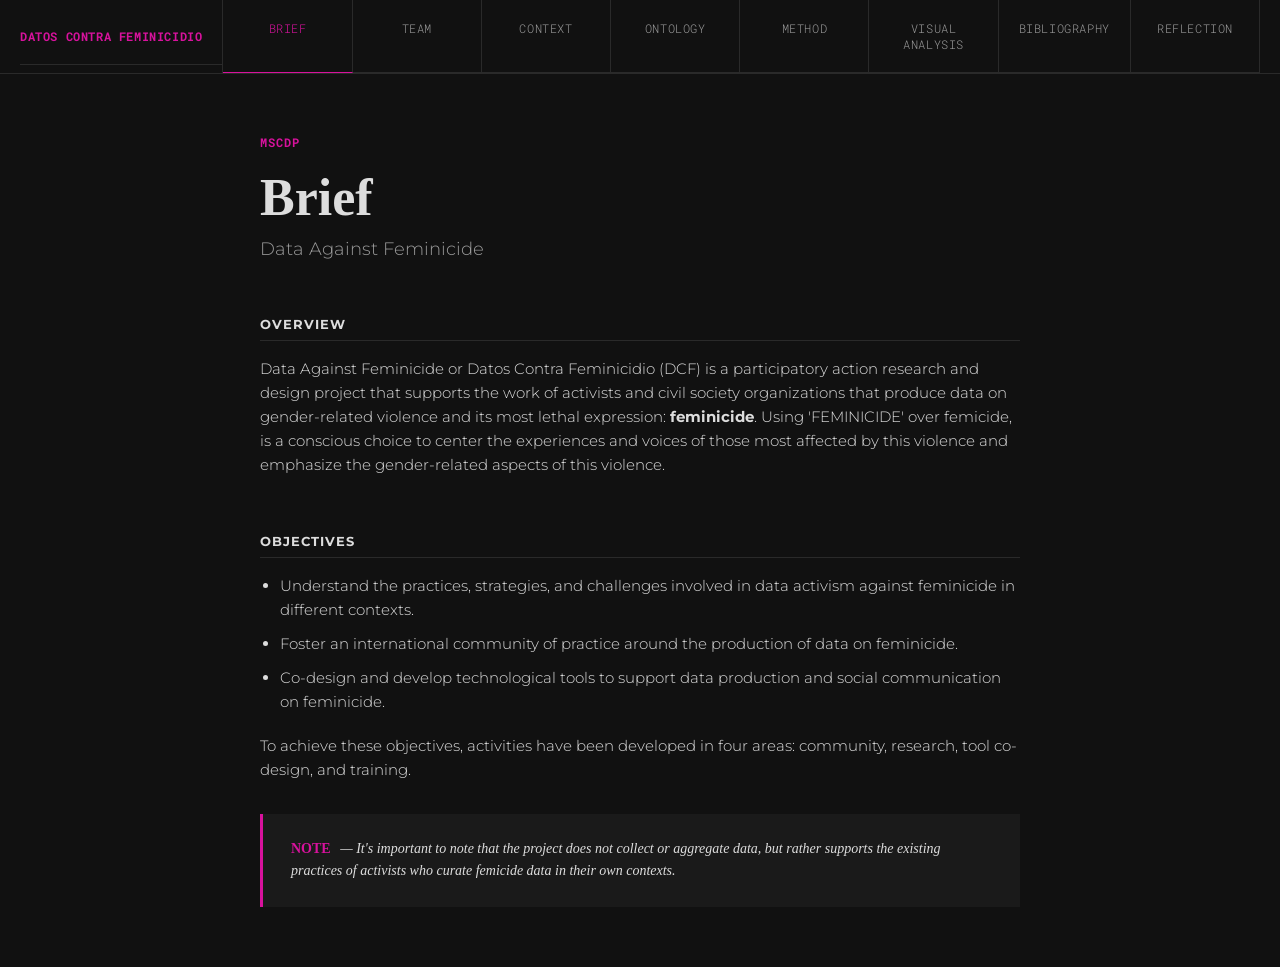
<file: index.html>
<!DOCTYPE html>
<html lang="en">
<head>                               <!-- Page metadata (not visible on the page) -->
    <meta charset="UTF-8">             <!-- Sets character encoding for special characters -->
    <meta name="viewport" content="width=device-width, initial-scale=1.0">  <!-- Makes layout responsive on mobile -->
    <title>Data Against Feminicide — Brief</title>  <!-- Title shown in the browser tab -->
    <link href="https://fonts.googleapis.com/css2?family=Montserrat:wght@300;400;700&family=Roboto+Mono:wght@400;700&display=swap" rel="stylesheet">  <!-- Load Google Fonts (Montserrat + Roboto Mono) -->
    <link rel="stylesheet" href="style.css">  <!-- Link to our CSS file for styling -->
</head>
<body>
    <!-- Header -->
    <header>
        <div class="left">Datos Contra Feminicidio</div>  <!-- Left side of header with institution name -->
        <nav class="right">                      <!-- Right side navigation between the site's pages -->
            <a href="index.html" class="active" aria-current="page">Brief</a>  <!-- class="active" highlights this tab; aria-current tells screen readers it's the current page -->
            <a href="team.html">Team</a>
            <a href="context.html">Context</a>
            <a href="ontology.html">Ontology</a>
            <a href="method.html">Method</a>
            <a href="visual-analysis.html">Visual Analysis</a>
            <a href="bibliography.html">Bibliography</a>
            <a href="reflection.html">Reflection</a>
        </nav>
    </header>

    <main>
        <!-- Page intro -->
        <div class="project-meta">MSCDP</div>          <!-- Project year -->
        <div class="project-title">Brief</div>        <!-- Main page heading -->
        <div class="project-subtitle">Data Against Feminicide</div>  <!-- Page subheading -->

        <!-- Overview -->
        <div class="section-title">Overview</div>
        <p class="body-text">Data Against Feminicide or Datos Contra Feminicidio (DCF) is a participatory action research and design project that supports the work of activists and civil society organizations that produce data on gender-related violence and its most lethal expression: <b>feminicide</b>.
        Using 'FEMINICIDE' over femicide, is a conscious choice to center the experiences and voices of those most affected by this violence and emphasize the gender-related aspects of this violence.</p>

        <!-- Objectives -->
        <div class="section-title">Objectives</div>
        <ul class="objectives-list">  <!-- The project's three key objectives -->
            <li>Understand the practices, strategies, and challenges involved in data activism against feminicide in different contexts.</li>
            <li>Foster an international community of practice around the production of data on feminicide.</li>
            <li>Co-design and develop technological tools to support data production and social communication on feminicide.</li>
        </ul>
        <p class="body-text">To achieve these objectives, activities have been developed in four areas: community, research, tool co-design, and training.</p>
        <div class="callout"><span class="callout-label">Note</span> — It's important to note that the project does not collect or aggregate data, but rather supports the existing practices of activists who curate femicide data in their own contexts.</div>
    </main>

    <script src="script.js"></script>  <!-- Link to our JS file (currently just a hook for future use) -->
</body>
</html>
</file>
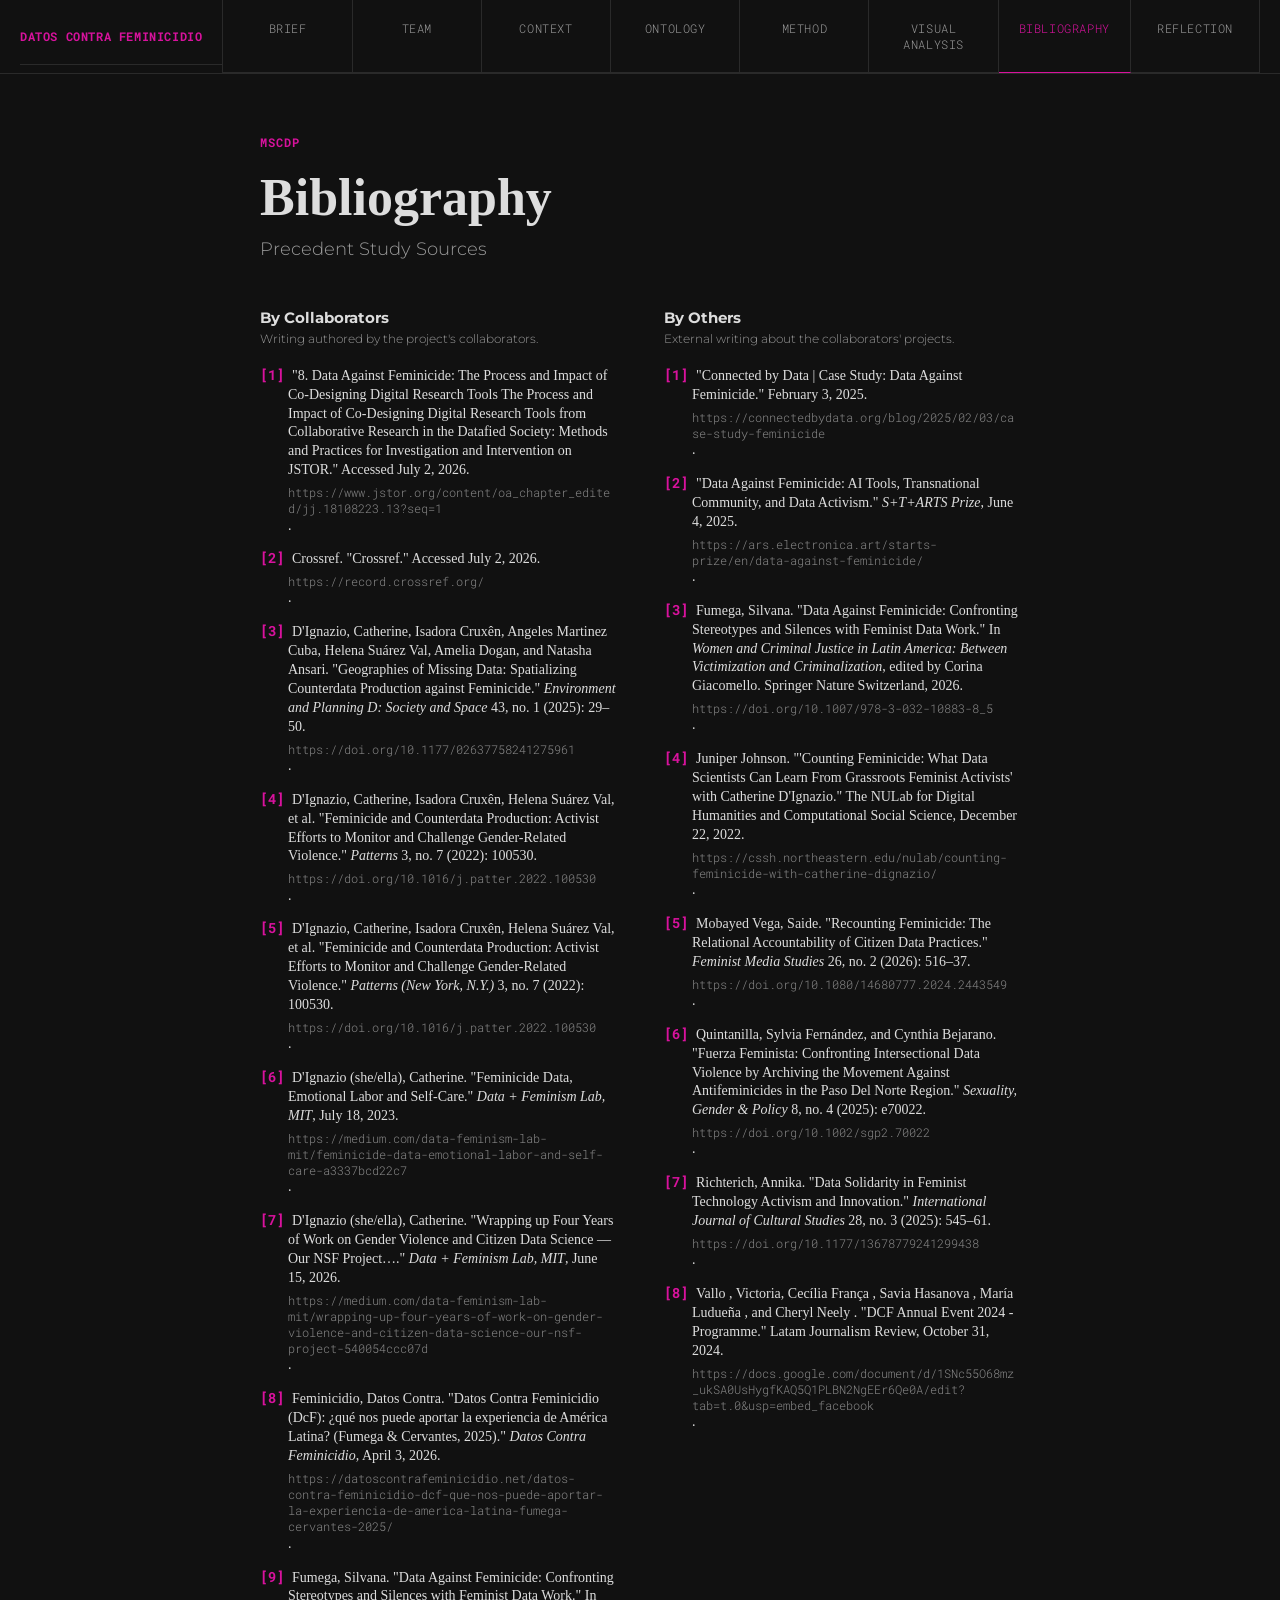
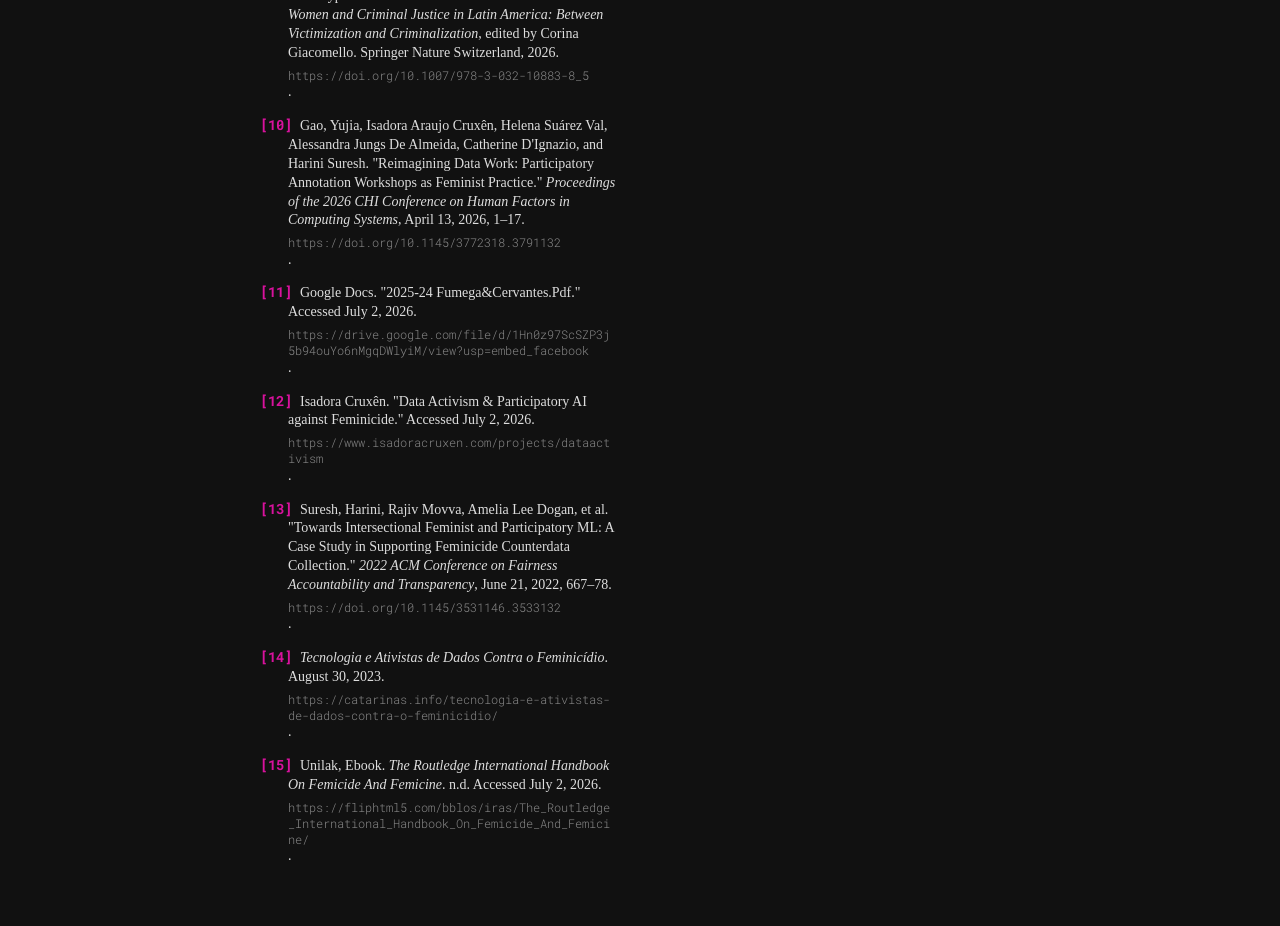
<file: bibliography.html>
<!DOCTYPE html>
<html lang="en">
<head>                               <!-- Page metadata (not visible on the page) -->
    <meta charset="UTF-8">             <!-- Sets character encoding for special characters -->
    <meta name="viewport" content="width=device-width, initial-scale=1.0">  <!-- Makes layout responsive on mobile -->
    <title>Data Against Feminicide — Bibliography</title>  <!-- Title shown in the browser tab -->
    <link href="https://fonts.googleapis.com/css2?family=Montserrat:wght@300;400;700&family=Roboto+Mono:wght@400;700&display=swap" rel="stylesheet">  <!-- Load Google Fonts (Montserrat + Roboto Mono) -->
    <link rel="stylesheet" href="style.css">  <!-- Link to our CSS file for styling -->
</head>
<body>
    <!-- Header -->
    <header>
        <div class="left">Datos Contra Feminicidio</div>  <!-- Left side of header with institution name -->
        <nav class="right">                      <!-- Right side navigation between the site's pages -->
            <a href="index.html">Brief</a>
            <a href="team.html">Team</a>
            <a href="context.html">Context</a>
            <a href="ontology.html">Ontology</a>
            <a href="method.html">Method</a>
            <a href="visual-analysis.html">Visual Analysis</a>
            <a href="bibliography.html" class="active" aria-current="page">Bibliography</a>  <!-- class="active" highlights this tab; aria-current tells screen readers it's the current page -->
            <a href="reflection.html">Reflection</a>
        </nav>
    </header>

    <main>
        <!-- Page intro -->
        <div class="project-meta">MSCDP</div>          <!-- Project year -->
        <div class="project-title">Bibliography</div>  <!-- Main page heading -->
        <div class="project-subtitle">Precedent Study Sources</div>  <!-- Page subheading -->

        <!-- Bibliography section -->
        <div class="bib-columns">  <!-- Grid wrapper to put columns side by side -->

            <!-- Column 1: taken from Zotero -->
            <section class="bib-column">
                <h3 class="bib-column-title">By Collaborators</h3>
                <p class="bib-column-note">Writing authored by the project's collaborators.</p>
                <div class="csl-bib-body" style="line-height: 1.35; margin-left: 2em; text-indent:-2em;">  <!-- Citations pasted in from Zotero/reference manager -->
                    <div class="csl-entry" style="margin-bottom: 1em;">"8. Data Against Feminicide: The Process and Impact of Co-Designing Digital Research Tools The Process and Impact of Co-Designing Digital Research Tools from Collaborative Research in the Datafied Society: Methods and Practices for Investigation and Intervention on JSTOR." Accessed July 2, 2026. <a href="https://www.jstor.org/content/oa_chapter_edited/jj.18108223.13?seq=1" target="_blank" rel="noopener noreferrer">https://www.jstor.org/content/oa_chapter_edited/jj.18108223.13?seq=1</a>.</div>
                    <div class="csl-entry" style="margin-bottom: 1em;">Crossref. "Crossref." Accessed July 2, 2026. <a href="https://record.crossref.org/" target="_blank" rel="noopener noreferrer">https://record.crossref.org/</a>.</div>
                    <div class="csl-entry" style="margin-bottom: 1em;">D'Ignazio, Catherine, Isadora Cruxên, Angeles Martinez Cuba, Helena Suárez Val, Amelia Dogan, and Natasha Ansari. "Geographies of Missing Data: Spatializing Counterdata Production against Feminicide." <i>Environment and Planning D: Society and Space</i> 43, no. 1 (2025): 29–50. <a href="https://doi.org/10.1177/02637758241275961" target="_blank" rel="noopener noreferrer">https://doi.org/10.1177/02637758241275961</a>.</div>
                    <div class="csl-entry" style="margin-bottom: 1em;">D'Ignazio, Catherine, Isadora Cruxên, Helena Suárez Val, et al. "Feminicide and Counterdata Production: Activist Efforts to Monitor and Challenge Gender-Related Violence." <i>Patterns</i> 3, no. 7 (2022): 100530. <a href="https://doi.org/10.1016/j.patter.2022.100530" target="_blank" rel="noopener noreferrer">https://doi.org/10.1016/j.patter.2022.100530</a>.</div>
                    <div class="csl-entry" style="margin-bottom: 1em;">D'Ignazio, Catherine, Isadora Cruxên, Helena Suárez Val, et al. "Feminicide and Counterdata Production: Activist Efforts to Monitor and Challenge Gender-Related Violence." <i>Patterns (New York, N.Y.)</i> 3, no. 7 (2022): 100530. <a href="https://doi.org/10.1016/j.patter.2022.100530" target="_blank" rel="noopener noreferrer">https://doi.org/10.1016/j.patter.2022.100530</a>.</div>
                    <div class="csl-entry" style="margin-bottom: 1em;">D'Ignazio (she/ella), Catherine. "Feminicide Data, Emotional Labor and Self-Care." <i>Data + Feminism Lab, MIT</i>, July 18, 2023. <a href="https://medium.com/data-feminism-lab-mit/feminicide-data-emotional-labor-and-self-care-a3337bcd22c7" target="_blank" rel="noopener noreferrer">https://medium.com/data-feminism-lab-mit/feminicide-data-emotional-labor-and-self-care-a3337bcd22c7</a>.</div>
                    <div class="csl-entry" style="margin-bottom: 1em;">D'Ignazio (she/ella), Catherine. "Wrapping up Four Years of Work on Gender Violence and Citizen Data Science — Our NSF Project…." <i>Data + Feminism Lab, MIT</i>, June 15, 2026. <a href="https://medium.com/data-feminism-lab-mit/wrapping-up-four-years-of-work-on-gender-violence-and-citizen-data-science-our-nsf-project-540054ccc07d" target="_blank" rel="noopener noreferrer">https://medium.com/data-feminism-lab-mit/wrapping-up-four-years-of-work-on-gender-violence-and-citizen-data-science-our-nsf-project-540054ccc07d</a>.</div>
                    <div class="csl-entry" style="margin-bottom: 1em;">Feminicidio, Datos Contra. "Datos Contra Feminicidio (DcF): ¿qué nos puede aportar la experiencia de América Latina? (Fumega &amp; Cervantes, 2025)." <i>Datos Contra Feminicidio</i>, April 3, 2026. <a href="https://datoscontrafeminicidio.net/datos-contra-feminicidio-dcf-que-nos-puede-aportar-la-experiencia-de-america-latina-fumega-cervantes-2025/" target="_blank" rel="noopener noreferrer">https://datoscontrafeminicidio.net/datos-contra-feminicidio-dcf-que-nos-puede-aportar-la-experiencia-de-america-latina-fumega-cervantes-2025/</a>.</div>
                    <div class="csl-entry" style="margin-bottom: 1em;">Fumega, Silvana. "Data Against Feminicide: Confronting Stereotypes and Silences with Feminist Data Work." In <i>Women and Criminal Justice in Latin America: Between Victimization and Criminalization</i>, edited by Corina Giacomello. Springer Nature Switzerland, 2026. <a href="https://doi.org/10.1007/978-3-032-10883-8_5" target="_blank" rel="noopener noreferrer">https://doi.org/10.1007/978-3-032-10883-8_5</a>.</div>
                    <div class="csl-entry" style="margin-bottom: 1em;">Gao, Yujia, Isadora Araujo Cruxên, Helena Suárez Val, Alessandra Jungs De Almeida, Catherine D'Ignazio, and Harini Suresh. "Reimagining Data Work: Participatory Annotation Workshops as Feminist Practice." <i>Proceedings of the 2026 CHI Conference on Human Factors in Computing Systems</i>, April 13, 2026, 1–17. <a href="https://doi.org/10.1145/3772318.3791132" target="_blank" rel="noopener noreferrer">https://doi.org/10.1145/3772318.3791132</a>.</div>
                    <div class="csl-entry" style="margin-bottom: 1em;">Google Docs. "2025-24 Fumega&amp;Cervantes.Pdf." Accessed July 2, 2026. <a href="https://drive.google.com/file/d/1Hn0z97ScSZP3j5b94ouYo6nMgqDWlyiM/view?usp=embed_facebook" target="_blank" rel="noopener noreferrer">https://drive.google.com/file/d/1Hn0z97ScSZP3j5b94ouYo6nMgqDWlyiM/view?usp=embed_facebook</a>.</div>
                    <div class="csl-entry" style="margin-bottom: 1em;">Isadora Cruxên. "Data Activism &amp; Participatory AI against Feminicide." Accessed July 2, 2026. <a href="https://www.isadoracruxen.com/projects/dataactivism" target="_blank" rel="noopener noreferrer">https://www.isadoracruxen.com/projects/dataactivism</a>.</div>
                    <div class="csl-entry" style="margin-bottom: 1em;">Suresh, Harini, Rajiv Movva, Amelia Lee Dogan, et al. "Towards Intersectional Feminist and Participatory ML: A Case Study in Supporting Feminicide Counterdata Collection." <i>2022 ACM Conference on Fairness Accountability and Transparency</i>, June 21, 2022, 667–78. <a href="https://doi.org/10.1145/3531146.3533132" target="_blank" rel="noopener noreferrer">https://doi.org/10.1145/3531146.3533132</a>.</div>
                    <div class="csl-entry" style="margin-bottom: 1em;"><i>Tecnologia e Ativistas de Dados Contra o Feminicídio</i>. August 30, 2023. <a href="https://catarinas.info/tecnologia-e-ativistas-de-dados-contra-o-feminicidio/" target="_blank" rel="noopener noreferrer">https://catarinas.info/tecnologia-e-ativistas-de-dados-contra-o-feminicidio/</a>.</div>
                    <div class="csl-entry">Unilak, Ebook. <i>The Routledge International Handbook On Femicide And Femicine</i>. n.d. Accessed July 2, 2026. <a href="https://fliphtml5.com/bblos/iras/The_Routledge_International_Handbook_On_Femicide_And_Femicine/" target="_blank" rel="noopener noreferrer">https://fliphtml5.com/bblos/iras/The_Routledge_International_Handbook_On_Femicide_And_Femicine/</a>.</div>
                </div>
            </section>

            <!-- Column 2: taken from Zotero -->
            <section class="bib-column">
                <h3 class="bib-column-title">By Others</h3>
                <p class="bib-column-note">External writing about the collaborators' projects.</p>
                <div class="csl-bib-body" style="line-height: 1.35; margin-left: 2em; text-indent:-2em;">
                    <div class="csl-entry" style="margin-bottom: 1em;">"Connected by Data | Case Study: Data Against Feminicide." February 3, 2025. <a href="https://connectedbydata.org/blog/2025/02/03/case-study-feminicide" target="_blank" rel="noopener noreferrer">https://connectedbydata.org/blog/2025/02/03/case-study-feminicide</a>.</div>
                    <div class="csl-entry" style="margin-bottom: 1em;">"Data Against Feminicide: AI Tools, Transnational Community, and Data Activism." <i>S+T+ARTS Prize</i>, June 4, 2025. <a href="https://ars.electronica.art/starts-prize/en/data-against-feminicide/" target="_blank" rel="noopener noreferrer">https://ars.electronica.art/starts-prize/en/data-against-feminicide/</a>.</div>
                    <div class="csl-entry" style="margin-bottom: 1em;">Fumega, Silvana. "Data Against Feminicide: Confronting Stereotypes and Silences with Feminist Data Work." In <i>Women and Criminal Justice in Latin America: Between Victimization and Criminalization</i>, edited by Corina Giacomello. Springer Nature Switzerland, 2026. <a href="https://doi.org/10.1007/978-3-032-10883-8_5" target="_blank" rel="noopener noreferrer">https://doi.org/10.1007/978-3-032-10883-8_5</a>.</div>
                    <div class="csl-entry" style="margin-bottom: 1em;">Juniper Johnson. "'Counting Feminicide: What Data Scientists Can Learn From Grassroots Feminist Activists' with Catherine D'Ignazio." The NULab for Digital Humanities and Computational Social Science, December 22, 2022. <a href="https://cssh.northeastern.edu/nulab/counting-feminicide-with-catherine-dignazio/" target="_blank" rel="noopener noreferrer">https://cssh.northeastern.edu/nulab/counting-feminicide-with-catherine-dignazio/</a>.</div>
                    <div class="csl-entry" style="margin-bottom: 1em;">Mobayed Vega, Saide. "Recounting Feminicide: The Relational Accountability of Citizen Data Practices." <i>Feminist Media Studies</i> 26, no. 2 (2026): 516–37. <a href="https://doi.org/10.1080/14680777.2024.2443549" target="_blank" rel="noopener noreferrer">https://doi.org/10.1080/14680777.2024.2443549</a>.</div>
                    <div class="csl-entry" style="margin-bottom: 1em;">Quintanilla, Sylvia Fernández, and Cynthia Bejarano. "Fuerza Feminista: Confronting Intersectional Data Violence by Archiving the Movement Against Antifeminicides in the Paso Del Norte Region." <i>Sexuality, Gender &amp; Policy</i> 8, no. 4 (2025): e70022. <a href="https://doi.org/10.1002/sgp2.70022" target="_blank" rel="noopener noreferrer">https://doi.org/10.1002/sgp2.70022</a>.</div>
                    <div class="csl-entry" style="margin-bottom: 1em;">Richterich, Annika. "Data Solidarity in Feminist Technology Activism and Innovation." <i>International Journal of Cultural Studies</i> 28, no. 3 (2025): 545–61. <a href="https://doi.org/10.1177/13678779241299438" target="_blank" rel="noopener noreferrer">https://doi.org/10.1177/13678779241299438</a>.</div>
                    <div class="csl-entry">Vallo , Victoria, Cecília França , Savia Hasanova , María Ludueña , and Cheryl Neely . "DCF Annual Event 2024 - Programme." Latam Journalism Review, October 31, 2024. <a href="https://docs.google.com/document/d/1SNc55O68mz_ukSA0UsHygfKAQ5Q1PLBN2NgEEr6Qe0A/edit?tab=t.0&amp;usp=embed_facebook" target="_blank" rel="noopener noreferrer">https://docs.google.com/document/d/1SNc55O68mz_ukSA0UsHygfKAQ5Q1PLBN2NgEEr6Qe0A/edit?tab=t.0&amp;usp=embed_facebook</a>.</div>
                </div>
            </section>

        </div>
    </main>

    <script src="script.js"></script>  <!-- Link to our JS file (currently just a hook for future use) -->
</body>
</html>
</file>
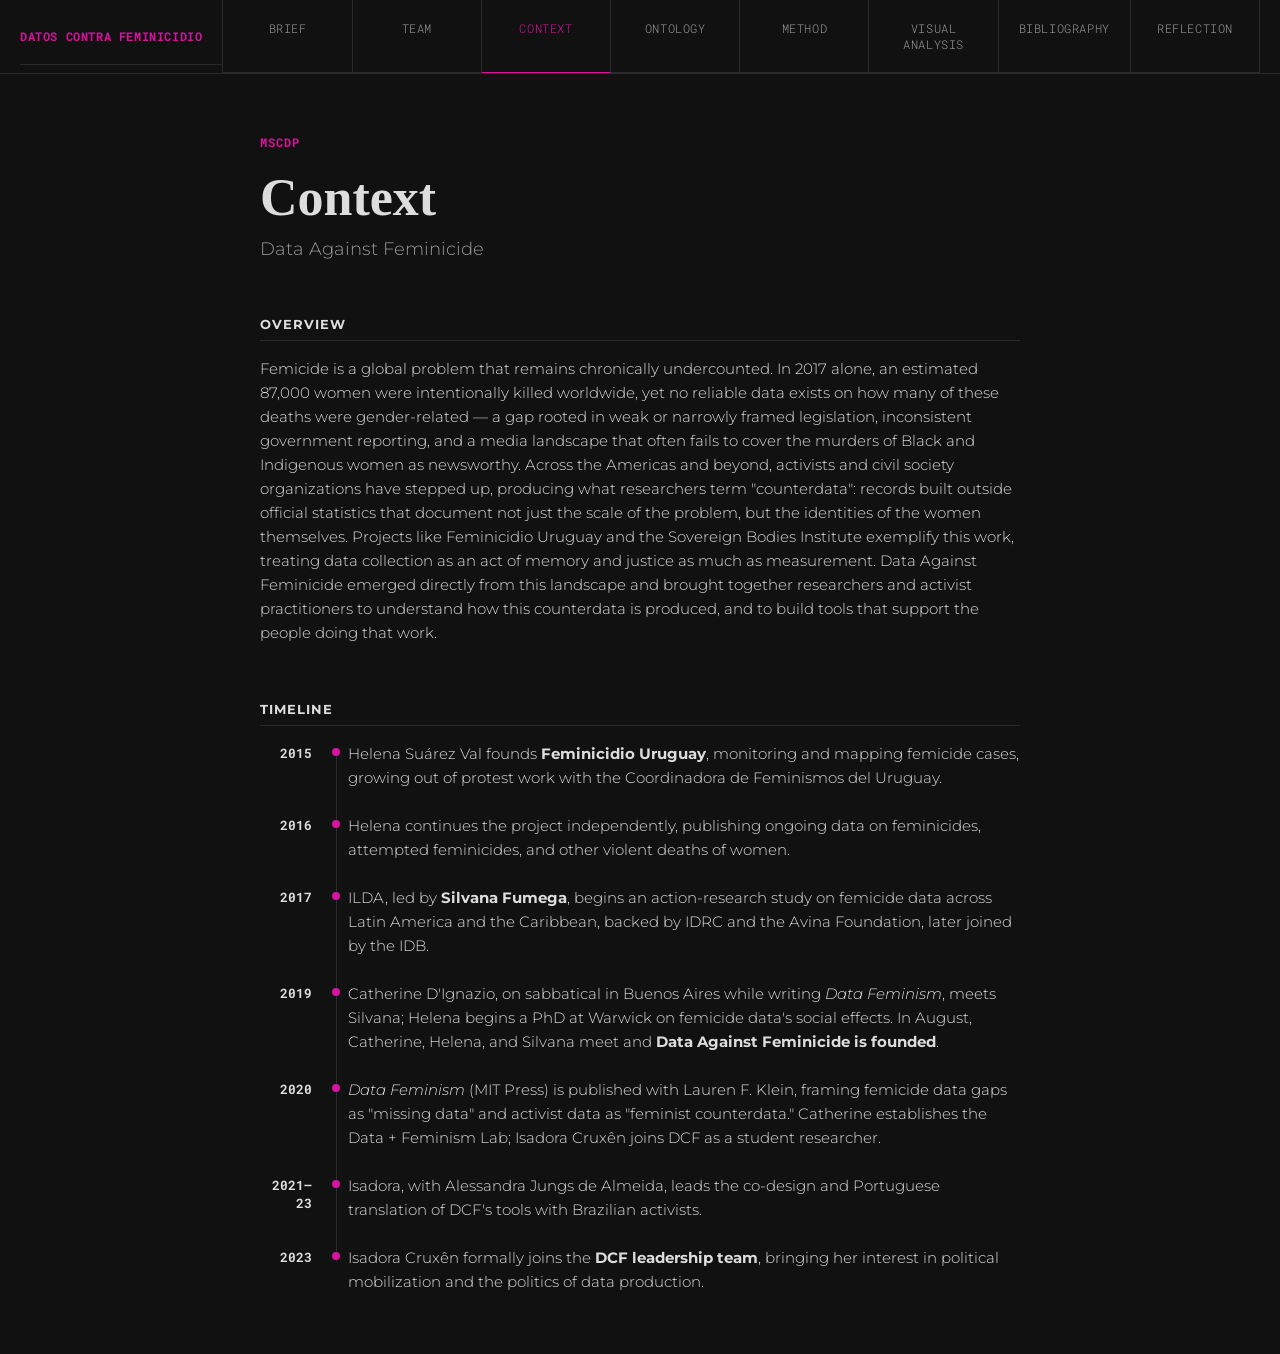
<file: context.html>
<!DOCTYPE html>
<html lang="en">
<head>                               <!-- Page metadata (not visible on the page) -->
    <meta charset="UTF-8">             <!-- Sets character encoding for special characters -->
    <meta name="viewport" content="width=device-width, initial-scale=1.0">  <!-- Makes layout responsive on mobile -->
    <title>Data Against Feminicide — Context</title>  <!-- Title shown in the browser tab -->
    <link href="https://fonts.googleapis.com/css2?family=Montserrat:wght@300;400;700&family=Roboto+Mono:wght@400;700&display=swap" rel="stylesheet">  <!-- Load Google Fonts (Montserrat + Roboto Mono) -->
    <link rel="stylesheet" href="style.css">  <!-- Link to our CSS file for styling -->
</head>
<body>
    <!-- Header -->
    <header>
        <div class="left">Datos Contra Feminicidio</div>  <!-- Left side of header with institution name -->
        <nav class="right">                      <!-- Right side navigation between the site's pages -->
            <a href="index.html">Brief</a>
            <a href="team.html">Team</a>
            <a href="context.html" class="active" aria-current="page">Context</a>  <!-- class="active" highlights this tab; aria-current tells screen readers it's the current page -->
            <a href="ontology.html">Ontology</a>
            <a href="method.html">Method</a>
            <a href="visual-analysis.html">Visual Analysis</a>
            <a href="bibliography.html">Bibliography</a>
            <a href="reflection.html">Reflection</a>
        </nav>
    </header>

    <main>
        <!-- Page intro -->
        <div class="project-meta">MSCDP</div>          <!-- Project year -->
        <div class="project-title">Context</div>      <!-- Main page heading -->
        <div class="project-subtitle">Data Against Feminicide</div>  <!-- Page subheading -->

        <!-- Overview -->
        <div class="section-title">Overview</div>
        <p class="body-text">Femicide is a global problem that remains chronically undercounted. In 2017 alone, an estimated 87,000 women were intentionally killed worldwide, 
            yet no reliable data exists on how many of these deaths were gender-related — a gap rooted in weak or narrowly framed legislation, inconsistent government reporting, and a media landscape that 
            often fails to cover the murders of Black and Indigenous women as newsworthy. Across the Americas and beyond, activists and civil society organizations have stepped up, producing what researchers term "counterdata": 
            records built outside official statistics that document not just the scale of the problem, but the identities of the women themselves. Projects like Feminicidio Uruguay and the Sovereign Bodies Institute exemplify 
            this work, treating data collection as an act of memory and justice as much as measurement. Data Against Feminicide emerged directly from this landscape and brought together researchers and activist practitioners to 
            understand how this counterdata is produced, and to build tools that support the people doing that work.</p>

        <!-- Timeline -->
        <div class="section-title">Timeline</div>
        <div class="timeline">
            <div class="timeline-row">
                <div class="timeline-year">2015</div>
                <div class="timeline-marker">
                    <div class="timeline-dot"></div>
                    <div class="timeline-line"></div>
                </div>
                <p class="timeline-text">Helena Suárez Val founds <b>Feminicidio Uruguay</b>, monitoring and mapping femicide cases, growing out of protest work with the Coordinadora de Feminismos del Uruguay.</p>
            </div>

            <div class="timeline-row">
                <div class="timeline-year">2016</div>
                <div class="timeline-marker">
                    <div class="timeline-dot"></div>
                    <div class="timeline-line"></div>
                </div>
                <p class="timeline-text">Helena continues the project independently, publishing ongoing data on feminicides, attempted feminicides, and other violent deaths of women.</p>
            </div>

            <div class="timeline-row">
                <div class="timeline-year">2017</div>
                <div class="timeline-marker">
                    <div class="timeline-dot"></div>
                    <div class="timeline-line"></div>
                </div>
                <p class="timeline-text">ILDA, led by <b>Silvana Fumega</b>, begins an action-research study on femicide data across Latin America and the Caribbean, backed by IDRC and the Avina Foundation, later joined by the IDB.</p>
            </div>

            <div class="timeline-row">
                <div class="timeline-year">2019</div>
                <div class="timeline-marker">
                    <div class="timeline-dot"></div>
                    <div class="timeline-line"></div>
                </div>
                <p class="timeline-text">Catherine D'Ignazio, on sabbatical in Buenos Aires while writing <i>Data Feminism</i>, meets Silvana; Helena begins a PhD at Warwick on femicide data's social effects. In August, Catherine, Helena, and Silvana meet and <b>Data Against Feminicide is founded</b>.</p>
            </div>

            <div class="timeline-row">
                <div class="timeline-year">2020</div>
                <div class="timeline-marker">
                    <div class="timeline-dot"></div>
                    <div class="timeline-line"></div>
                </div>
                <p class="timeline-text"><i>Data Feminism</i> (MIT Press) is published with Lauren F. Klein, framing femicide data gaps as "missing data" and activist data as "feminist counterdata." Catherine establishes the Data + Feminism Lab; Isadora Cruxên joins DCF as a student researcher.</p>
            </div>

            <div class="timeline-row">
                <div class="timeline-year">2021–23</div>
                <div class="timeline-marker">
                    <div class="timeline-dot"></div>
                    <div class="timeline-line"></div>
                </div>
                <p class="timeline-text">Isadora, with Alessandra Jungs de Almeida, leads the co-design and Portuguese translation of DCF's tools with Brazilian activists.</p>
            </div>

            <div class="timeline-row">
                <div class="timeline-year">2023</div>
                <div class="timeline-marker">
                    <div class="timeline-dot"></div>
                </div>
                <p class="timeline-text">Isadora Cruxên formally joins the <b>DCF leadership team</b>, bringing her interest in political mobilization and the politics of data production.</p>
            </div>
        </div>
    </main>

    <script src="script.js"></script>  <!-- Link to our JS file (currently just a hook for future use) -->
</body>
</html>
</file>
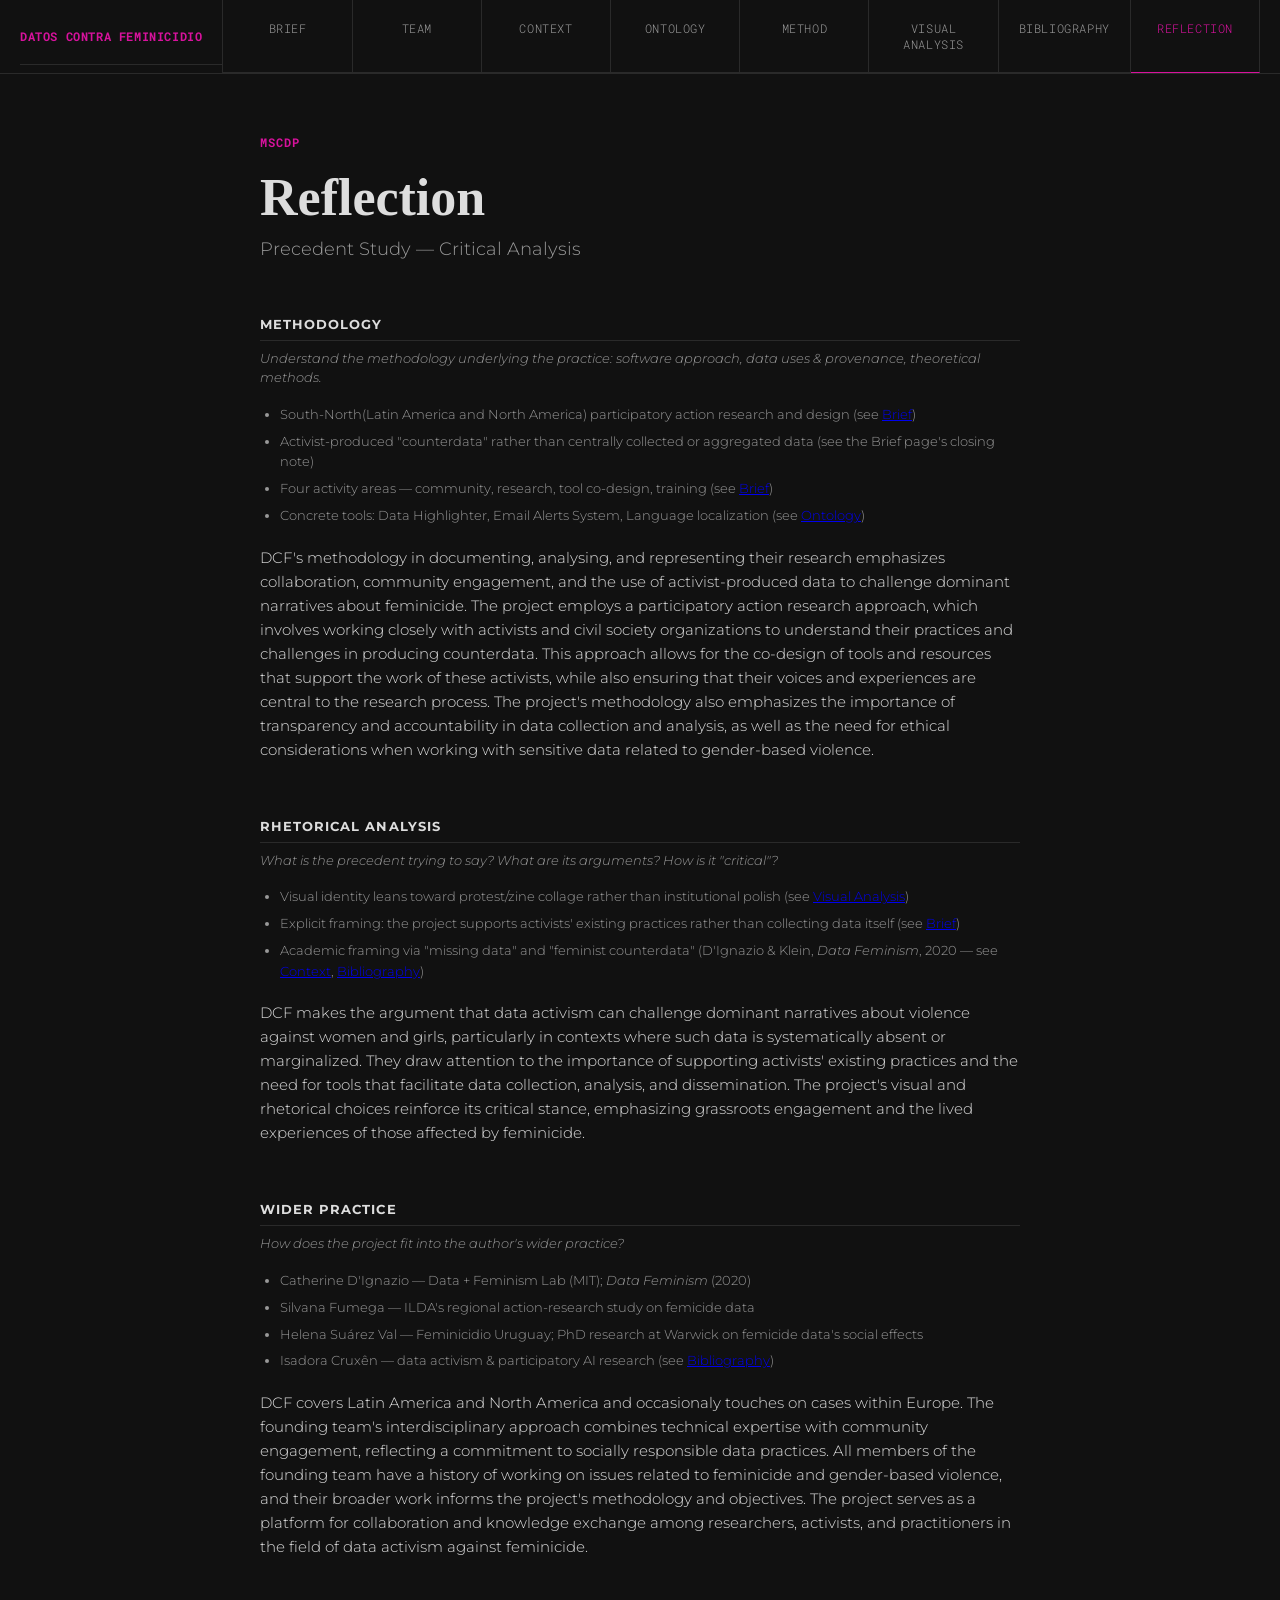
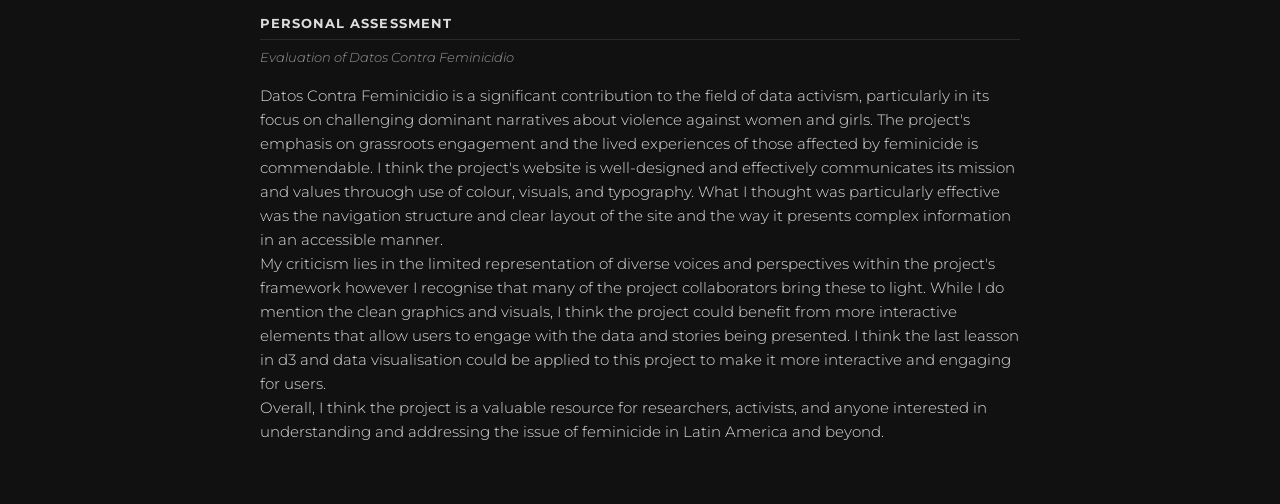
<file: reflection.html>
<!DOCTYPE html>
<html lang="en">
<head>                               <!-- Page metadata (not visible on the page) -->
    <meta charset="UTF-8">             <!-- Sets character encoding for special characters -->
    <meta name="viewport" content="width=device-width, initial-scale=1.0">  <!-- Makes layout responsive on mobile -->
    <title>Data Against Feminicide — Reflection</title>  <!-- Title shown in the browser tab -->
    <link href="https://fonts.googleapis.com/css2?family=Montserrat:wght@300;400;700&family=Roboto+Mono:wght@400;700&display=swap" rel="stylesheet">  <!-- Load Google Fonts (Montserrat + Roboto Mono) -->
    <link rel="stylesheet" href="style.css">  <!-- Link to our CSS file for styling -->
</head>
<body>
    <!-- Header -->
    <header>
        <div class="left">Datos Contra Feminicidio</div>  <!-- Left side of header with institution name -->
        <nav class="right">                      <!-- Right side navigation between the site's pages -->
            <a href="index.html">Brief</a>
            <a href="team.html">Team</a>
            <a href="context.html">Context</a>
            <a href="ontology.html">Ontology</a>
            <a href="method.html">Method</a>
            <a href="visual-analysis.html">Visual Analysis</a>
            <a href="bibliography.html">Bibliography</a>
            <a href="reflection.html" class="active" aria-current="page">Reflection</a>  <!-- class="active" highlights this tab; aria-current tells screen readers it's the current page -->
        </nav>
    </header>

    <main>
        <!-- Page intro -->
        <div class="project-meta">MSCDP</div>          <!-- Project year -->
        <div class="project-title">Reflection</div>    <!-- Main page heading -->
        <div class="project-subtitle">Precedent Study — Critical Analysis</div>  <!-- Page subheading -->

        <!-- Methodology -->
        <div class="section-title">Methodology</div>
        <p class="prompt-text">Understand the methodology underlying the practice: software approach, data uses &amp; provenance, theoretical methods.</p>
        <ul class="reference-points">  <!-- Factual anchors already documented elsewhere on this site, for reference while writing -->
            <li>South-North(Latin America and North America) participatory action research and design (see <a href="index.html">Brief</a>)</li>
            <li>Activist-produced "counterdata" rather than centrally collected or aggregated data (see the Brief page's closing note)</li>
            <li>Four activity areas — community, research, tool co-design, training (see <a href="index.html">Brief</a>)</li>
            <li>Concrete tools: Data Highlighter, Email Alerts System, Language localization (see <a href="ontology.html">Ontology</a>)</li>
        </ul>
        <!-- TODO: write your own analysis of DCF's methodology here -->
        <p class="body-text">DCF's methodology in documenting, analysing, and representing their research emphasizes collaboration, community engagement, and the use of activist-produced data to challenge dominant narratives about feminicide.
            The project employs a participatory action research approach, which involves working closely with activists and civil society organizations to understand their practices and challenges in producing counterdata. 
            This approach allows for the co-design of tools and resources that support the work of these activists, while also ensuring that their voices and experiences are central to the research process.
            The project's methodology also emphasizes the importance of transparency and accountability in data collection and analysis, as well as the need for ethical considerations when working with sensitive data related to gender-based violence.
        </p>

        <!-- Rhetorical Analysis -->
        <div class="section-title">Rhetorical Analysis</div>
        <p class="prompt-text">What is the precedent trying to say? What are its arguments? How is it "critical"?</p>
        <ul class="reference-points">
            <li>Visual identity leans toward protest/zine collage rather than institutional polish (see <a href="visual-analysis.html">Visual Analysis</a>)</li>
            <li>Explicit framing: the project supports activists' existing practices rather than collecting data itself (see <a href="index.html">Brief</a>)</li>
            <li>Academic framing via "missing data" and "feminist counterdata" (D'Ignazio &amp; Klein, <i>Data Feminism</i>, 2020 — see <a href="context.html">Context</a>, <a href="bibliography.html">Bibliography</a>)</li>
        </ul>
        <!-- TODO: write your own rhetorical analysis here -->
        <p class="body-text">DCF makes the argument that data activism can challenge dominant narratives about violence against women and girls, particularly in contexts where such data is systematically absent or marginalized.
            They draw attention to the importance of supporting activists' existing practices and the need for tools that facilitate data collection, analysis, and dissemination. The project's visual and rhetorical choices reinforce its critical stance, emphasizing grassroots engagement and the lived experiences of those affected by feminicide.</p>

        <!-- Wider Practice -->
        <div class="section-title">Wider Practice</div>
        <p class="prompt-text">How does the project fit into the author's wider practice?</p>
        <ul class="reference-points">
            <li>Catherine D'Ignazio — Data + Feminism Lab (MIT); <i>Data Feminism</i> (2020)</li>
            <li>Silvana Fumega — ILDA's regional action-research study on femicide data</li>
            <li>Helena Suárez Val — Feminicidio Uruguay; PhD research at Warwick on femicide data's social effects</li>
            <li>Isadora Cruxên — data activism &amp; participatory AI research (see <a href="bibliography.html">Bibliography</a>)</li>
        </ul>
        <!-- TODO: write your own analysis of how this project relates to its founders' broader work -->
        <p class="body-text">DCF covers Latin America and North America and occasionaly touches on cases within Europe. The founding team's interdisciplinary approach combines technical expertise with community engagement, reflecting a commitment to socially responsible data practices.
            All members of the founding team have a history of working on issues related to feminicide and gender-based violence, and their broader work informs the project's methodology and objectives. The project serves as a platform for collaboration and knowledge exchange among researchers, activists, and practitioners in the field of data activism against feminicide.</p>

        <!-- Personal Assessment -->
        <div class="section-title">Personal Assessment</div>
        <p class="prompt-text">Evaluation of Datos Contra Feminicidio</p>
        <p class="body-text">Datos Contra Feminicidio is a significant contribution to the field of data activism, particularly in its focus on challenging dominant narratives about violence against women and girls. The project's emphasis on grassroots engagement and the lived experiences of those affected by feminicide is commendable. 
            I think the project's website is well-designed and effectively communicates its mission and values throuogh use of colour, visuals, and typography. What I thought was particularly effective was the navigation structure and clear layout of the site and the way it presents complex information in an accessible manner.
        <br>My criticism lies in the limited representation of diverse voices and perspectives within the project's framework however I recognise that many of the project collaborators bring these to light.
        While I do mention the clean graphics and visuals, I think the project could benefit from more interactive elements that allow users to engage with the data and stories being presented. I think the last leasson in d3 and data visualisation could be applied to this project to make it more interactive and engaging for users. 
        <br>Overall, I think the project is a valuable resource for researchers, activists, and anyone interested in understanding and addressing the issue of feminicide in Latin America and beyond.</p>
    </main>

    <script src="script.js"></script>  <!-- Link to our JS file (currently just a hook for future use) -->
</body>
</html>
</file>
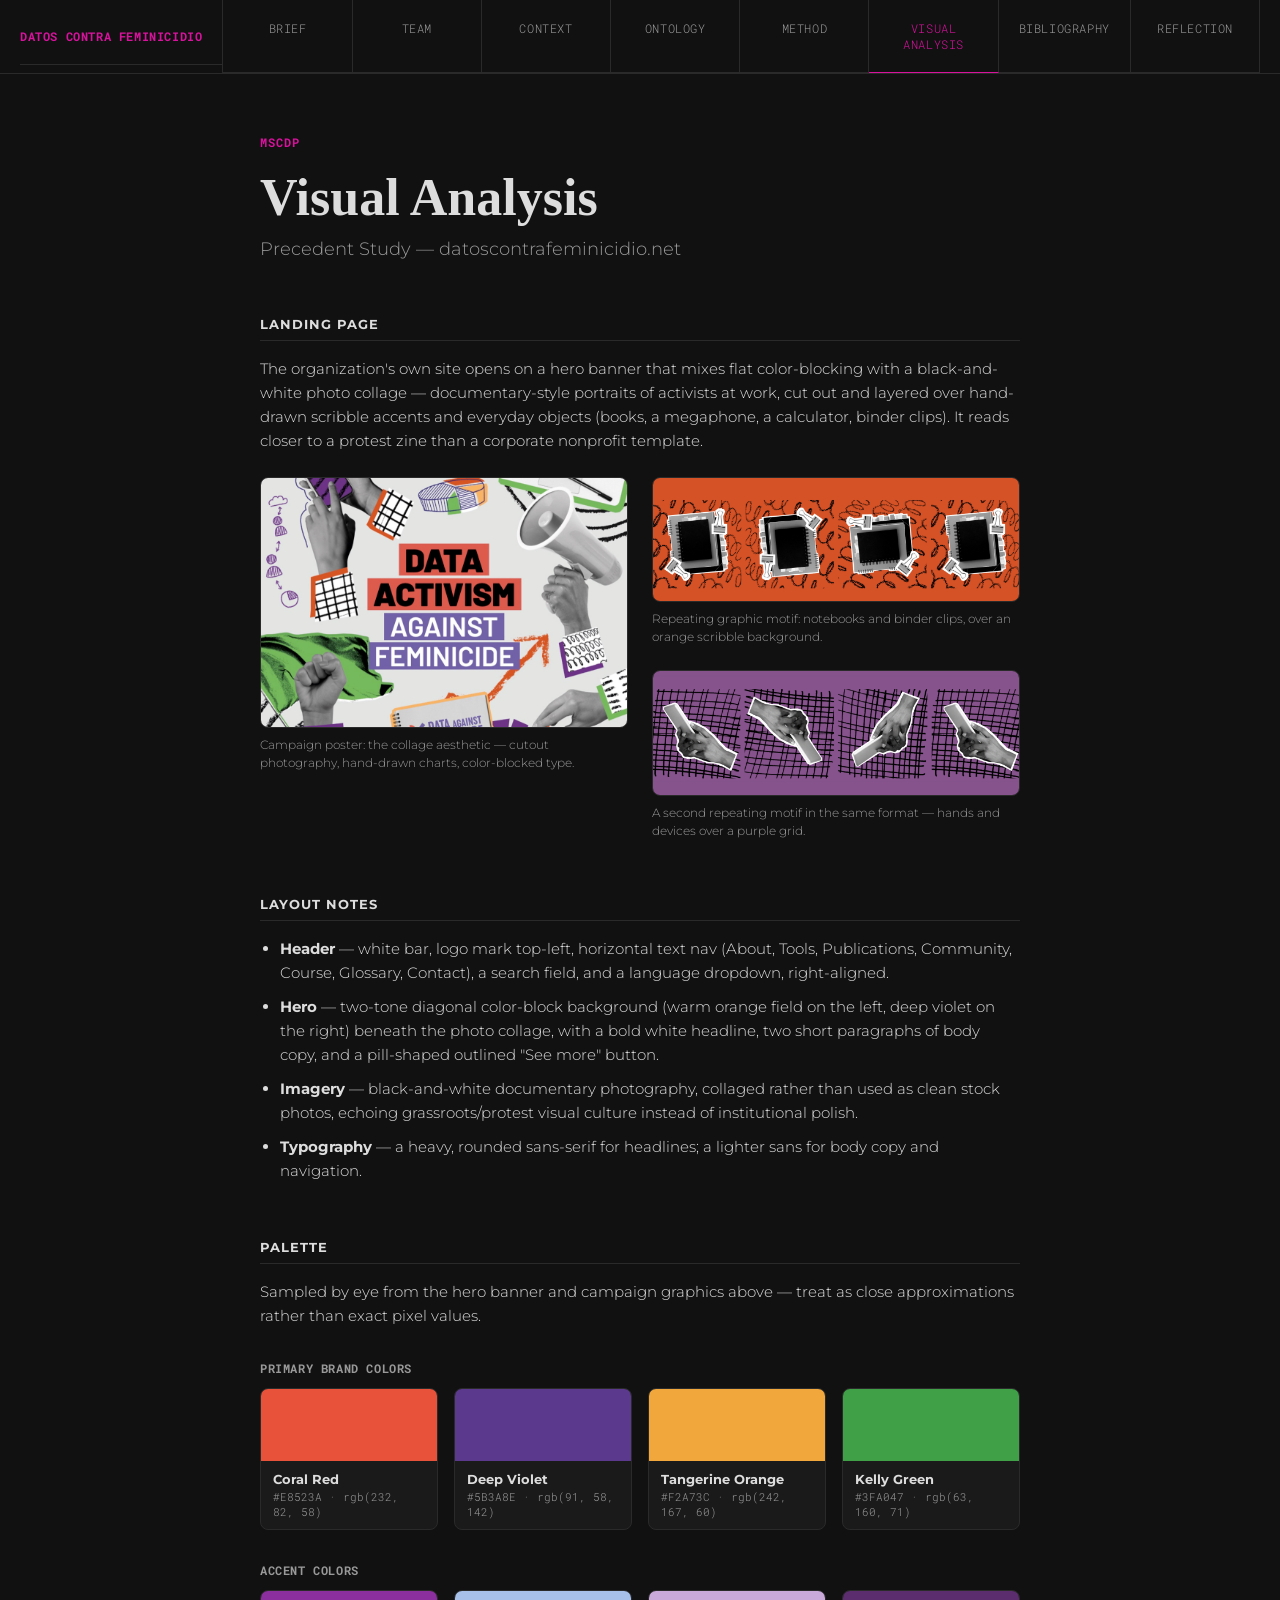
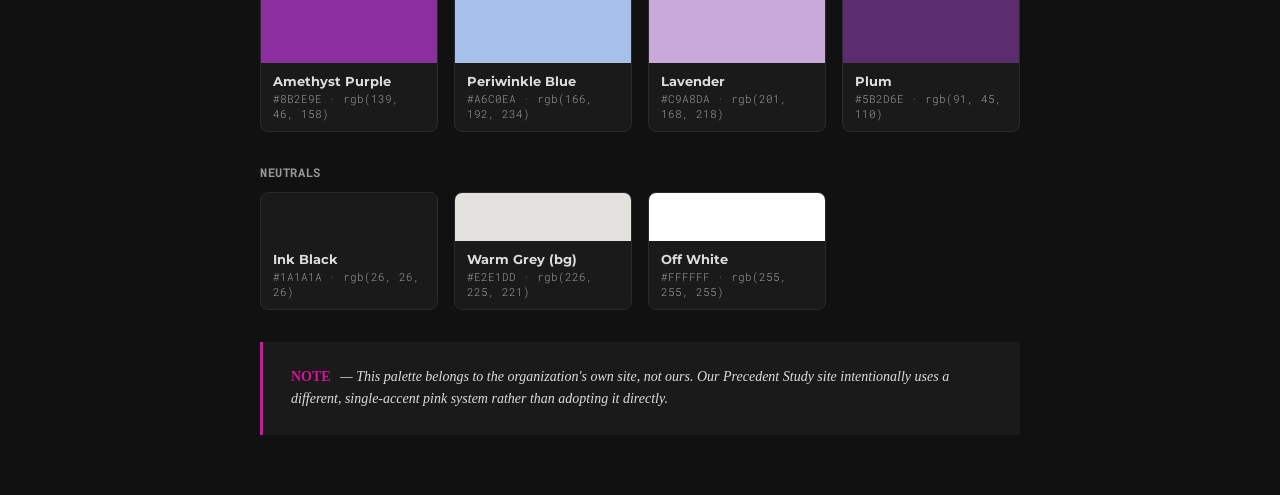
<file: visual-analysis.html>
<!DOCTYPE html>
<html lang="en">
<head>                               <!-- Page metadata (not visible on the page) -->
    <meta charset="UTF-8">             <!-- Sets character encoding for special characters -->
    <meta name="viewport" content="width=device-width, initial-scale=1.0">  <!-- Makes layout responsive on mobile -->
    <title>Data Against Feminicide — Visual Analysis</title>  <!-- Title shown in the browser tab -->
    <link href="https://fonts.googleapis.com/css2?family=Montserrat:wght@300;400;700&family=Roboto+Mono:wght@400;700&display=swap" rel="stylesheet">  <!-- Load Google Fonts (Montserrat + Roboto Mono) -->
    <link rel="stylesheet" href="style.css">  <!-- Link to our CSS file for styling -->
</head>
<body>
    <!-- Header -->
    <header>
        <div class="left">Datos Contra Feminicidio</div>  <!-- Left side of header with institution name -->
        <nav class="right">                      <!-- Right side navigation between the site's pages -->
            <a href="index.html">Brief</a>
            <a href="team.html">Team</a>
            <a href="context.html">Context</a>
            <a href="ontology.html">Ontology</a>
            <a href="method.html">Method</a>
            <a href="visual-analysis.html" class="active" aria-current="page">Visual Analysis</a>  <!-- class="active" highlights this tab; aria-current tells screen readers it's the current page -->
            <a href="bibliography.html">Bibliography</a>
            <a href="reflection.html">Reflection</a>
        </nav>
    </header>

    <main>
        <!-- Page intro -->
        <div class="project-meta">MSCDP</div>          <!-- Project year -->
        <div class="project-title">Visual Analysis</div>  <!-- Main page heading -->
        <div class="project-subtitle">Precedent Study — datoscontrafeminicidio.net</div>  <!-- Page subheading -->

        <!-- Landing page -->
        <div class="section-title">Landing Page</div>
        <p class="body-text">The organization's own site opens on a hero banner that mixes flat color-blocking with a black-and-white photo collage — documentary-style portraits of activists at work, cut out and layered over hand-drawn scribble accents and everyday objects (books, a megaphone, a calculator, binder clips). It reads closer to a protest zine than a corporate nonprofit template.</p>

        <div class="palette-figures">
            <figure class="palette-figure">
                <img src="dcf_graphics2.jpg" alt="Collage poster reading &quot;Data Activism Against Feminicide&quot; with black-and-white photo cutouts, a raised fist holding a green flag, and hand-drawn chart doodles">
                <figcaption>Campaign poster: the collage aesthetic — cutout photography, hand-drawn charts, color-blocked type.</figcaption>
            </figure>
            <div class="palette-figure-stack">  <!-- Stack the two repeating pattern motifs on top of each other -->
                <figure class="palette-figure">
                    <img src="dcf_graphics.jpg" alt="Repeating pattern of a black notebook clipped with binder clips over an orange scribble background">
                    <figcaption>Repeating graphic motif: notebooks and binder clips, over an orange scribble background.</figcaption>
                </figure>
                <figure class="palette-figure">
                    <img src="herramientas.jpg" alt="Repeating pattern of a hand holding a smartphone, cropped into tilted tiles over a purple grid background">
                    <figcaption>A second repeating motif in the same format — hands and devices over a purple grid.</figcaption>
                </figure>
            </div>
        </div>

        <!-- Layout notes -->
        <div class="section-title">Layout Notes</div>
        <ul class="objectives-list">
            <li><b>Header</b> — white bar, logo mark top-left, horizontal text nav (About, Tools, Publications, Community, Course, Glossary, Contact), a search field, and a language dropdown, right-aligned.</li>
            <li><b>Hero</b> — two-tone diagonal color-block background (warm orange field on the left, deep violet on the right) beneath the photo collage, with a bold white headline, two short paragraphs of body copy, and a pill-shaped outlined "See more" button.</li>
            <li><b>Imagery</b> — black-and-white documentary photography, collaged rather than used as clean stock photos, echoing grassroots/protest visual culture instead of institutional polish.</li>
            <li><b>Typography</b> — a heavy, rounded sans-serif for headlines; a lighter sans for body copy and navigation.</li>
        </ul>

        <!-- Palette -->
        <div class="section-title">Palette</div>
        <p class="body-text">Sampled by eye from the hero banner and campaign graphics above — treat as close approximations rather than exact pixel values.</p>

        <p class="palette-group-label">Primary brand colors</p>
        <div class="palette-grid">
            <div class="palette-swatch">
                <div class="palette-chip" style="background:#E8523A"></div>
                <div class="palette-meta"><p class="palette-name">Coral Red</p><p class="palette-hex">#E8523A · rgb(232, 82, 58)</p></div>
            </div>
            <div class="palette-swatch">
                <div class="palette-chip" style="background:#5B3A8E"></div>
                <div class="palette-meta"><p class="palette-name">Deep Violet</p><p class="palette-hex">#5B3A8E · rgb(91, 58, 142)</p></div>
            </div>
            <div class="palette-swatch">
                <div class="palette-chip" style="background:#F2A73C"></div>
                <div class="palette-meta"><p class="palette-name">Tangerine Orange</p><p class="palette-hex">#F2A73C · rgb(242, 167, 60)</p></div>
            </div>
            <div class="palette-swatch">
                <div class="palette-chip" style="background:#3FA047"></div>
                <div class="palette-meta"><p class="palette-name">Kelly Green</p><p class="palette-hex">#3FA047 · rgb(63, 160, 71)</p></div>
            </div>
        </div>

        <p class="palette-group-label">Accent colors</p>
        <div class="palette-grid">
            <div class="palette-swatch">
                <div class="palette-chip" style="background:#8B2E9E"></div>
                <div class="palette-meta"><p class="palette-name">Amethyst Purple</p><p class="palette-hex">#8B2E9E · rgb(139, 46, 158)</p></div>
            </div>
            <div class="palette-swatch">
                <div class="palette-chip" style="background:#A6C0EA"></div>
                <div class="palette-meta"><p class="palette-name">Periwinkle Blue</p><p class="palette-hex">#A6C0EA · rgb(166, 192, 234)</p></div>
            </div>
            <div class="palette-swatch">
                <div class="palette-chip" style="background:#C9A8DA"></div>
                <div class="palette-meta"><p class="palette-name">Lavender</p><p class="palette-hex">#C9A8DA · rgb(201, 168, 218)</p></div>
            </div>
            <div class="palette-swatch">
                <div class="palette-chip" style="background:#5B2D6E"></div>
                <div class="palette-meta"><p class="palette-name">Plum</p><p class="palette-hex">#5B2D6E · rgb(91, 45, 110)</p></div>
            </div>
        </div>

        <p class="palette-group-label">Neutrals</p>
        <div class="palette-grid">
            <div class="palette-swatch">
                <div class="palette-chip palette-chip--short" style="background:#1A1A1A"></div>
                <div class="palette-meta"><p class="palette-name">Ink Black</p><p class="palette-hex">#1A1A1A · rgb(26, 26, 26)</p></div>
            </div>
            <div class="palette-swatch">
                <div class="palette-chip palette-chip--short" style="background:#E2E1DD"></div>
                <div class="palette-meta"><p class="palette-name">Warm Grey (bg)</p><p class="palette-hex">#E2E1DD · rgb(226, 225, 221)</p></div>
            </div>
            <div class="palette-swatch">
                <div class="palette-chip palette-chip--short" style="background:#FFFFFF"></div>
                <div class="palette-meta"><p class="palette-name">Off White</p><p class="palette-hex">#FFFFFF · rgb(255, 255, 255)</p></div>
            </div>
        </div>

        <div class="callout"><span class="callout-label">Note</span> — This palette belongs to the organization's own site, not ours. Our Precedent Study site intentionally uses a different, single-accent pink system rather than adopting it directly.</div>
    </main>

    <script src="script.js"></script>  <!-- Link to our JS file (currently just a hook for future use) -->
</body>
</html>
</file>
<file: style.css>
@import url('https://fonts.googleapis.com/css2?family=Montserrat:wght@300;400;700&family=Roboto+Mono:wght@400;700&display=swap');  /* Import Google Fonts */

* {                                  /* Target every element on the page */
  box-sizing: border-box;             /* Include padding/border in an element's width instead of adding to it */
}

body {                              /* Target the entire page body */
  font-family: 'Montserrat', sans-serif;  /* Set the font to Montserrat, with sans-serif as backup */
  font-weight: 300;                   /* Set default text thickness to light */
  background-color: #111;             /* Set background color to near-black */
  color: #ddd;                         /* Set default text color to soft white */
  margin: 0;                          /* Remove default spacing around the body */
  padding: 0;                         /* Remove default internal spacing */
}

/* Header */

header {                             /* Target the top header bar (ribbon nav) */
  display: flex;                      /* Lay out header items in a row */
  align-items: center;                /* Vertically center the label and tabs */
  padding: 0 20px;                    /* Add left/right spacing inside the header */
  border-bottom: 1px solid #2a2a2a;   /* Draw the grey line the full width of the header, not just under the tabs */
  font-family: 'Roboto Mono', monospace;  /* Give the ribbon a monospace, code-like feel */
  font-size: 12px;                    /* Set font size to 12 pixels */
  letter-spacing: 0.05em;             /* Add slight space between letters */
  text-transform: uppercase;          /* Convert header text to all capital letters */
}

header .left {                       /* Target the left project label */
  padding: 20px 20px 20px 0;          /* Add spacing around the label */
  border-bottom: 1px solid #2a2a2a;   /* Draw the grey line under the label */
  color: rgb(216, 18, 157);           /* Set label color to pink */
  font-weight: 700;                   /* Make the label bold */
}

header .right {                      /* Target the nav holding the page tabs */
  display: flex;                      /* Lay the tabs out in a row */
  flex: 1 1 auto;                     /* Grow to fill the remaining width after the label */
  flex-wrap: wrap;                    /* Allow tabs to wrap onto a new line on narrow screens */
  border-left: 1px solid #2a2a2a;     /* Draw a divider line before the first tab */
}

header .right a {                    /* Target each nav tab */
  flex: 1 1 0;                        /* Make every tab share the available width equally */
  text-align: center;                 /* Center each tab's label within its wider space */
  padding: 20px;                      /* Add spacing inside each tab */
  border-right: 1px solid #2a2a2a;    /* Draw a divider line after each tab */
  border-bottom: 1px solid #2a2a2a;   /* Draw the grey line under each tab (lines up with the label's line) */
  color: #999;                        /* Set inactive tab color to muted grey */
  text-decoration: none;              /* Remove the default underline */
}

header .right a:hover,               /* Target a tab when hovered or keyboard-focused */
header .right a:focus-visible {
  color: #fff;                        /* Brighten the tab on hover/focus */
}

header .right a.active {             /* Target the tab for the page currently being viewed */
  color: rgb(216, 18, 157);           /* Turn the active tab pink to match the site's accent color */
  border-bottom-color: rgb(216, 18, 157);  /* Change its underline to pink */
}

main {                               /* Target the main content area */
  max-width: 800px;                   /* Limit the maximum width to 800 pixels */
  margin: 60px auto;                  /* Add 60px top/bottom margin, center horizontally */
  padding: 0 20px;                    /* Add 20px left/right padding, no top/bottom */
}

.project-meta {                      /* Target the small eyebrow label above the headline, e.g. "2026" */
  font-family: 'Roboto Mono', monospace;  /* Match the ribbon's monospace look */
  font-size: 12px;                    /* Set font size to 12 pixels */
  font-weight: 700;                   /* Make the label bold */
  color: rgb(216, 18, 157);           /* Set label color to pink, like the reference's eyebrow text */
  letter-spacing: 0.08em;             /* Add space between letters */
  text-transform: uppercase;          /* Convert the label to all capital letters */
}

.project-title {                     /* Target the main page heading, e.g. "About" */
  font-family: Georgia, 'Times New Roman', Times, serif;  /* Use a serif font just for the headline */
  font-size: 52px;                    /* Set font size to 52 pixels, matching the reference's larger headline scale */
  font-weight: 700;                   /* Make the text bold */
  line-height: 1.15;                  /* Keep lines close together, with a touch more room for the bigger size */
  margin-top: 18px;                   /* Add more space above, separating it from the eyebrow label */
}

.project-subtitle {                  /* Target the page subheading, e.g. "Bibliography" */
  font-size: 18px;                    /* Set font size to 18 pixels */
  font-weight: 300;                   /* Make the text light */
  color: #999;                        /* Set text color to muted grey */
  margin-top: 10px;                   /* Add a bit more space above */
}

.section-title {                      /* Target elements with class="section-title" */
  font-weight: 700;                   /* Make the text bold */
  text-transform: uppercase;          /* Convert text to all capital letters */
  margin-top: 56px;                   /* Add 56 pixels of space above this element */
  margin-bottom: 16px;                /* Add 16 pixels of space below this element */
  padding-bottom: 8px;                /* Add 8 pixels of space inside, below the text */
  font-size: 13px;                    /* Set font size to 13 pixels */
  letter-spacing: 0.08em;             /* Add space between letters */
  border-bottom: 1px solid #2a2a2a;   /* Add a thin line below the section label */
}

/* Collaborators list */

.people-list {                       /* Target the list of collaborators */
  list-style: none;                   /* Remove the default bullet points */
  margin: 0;                          /* Remove default spacing */
  padding: 0;                         /* Remove default spacing */
}

.people-list li {                    /* Target each person row in the list */
  display: flex;                      /* Put name and badge on the same row */
  align-items: baseline;              /* Align text of name and badge */
  justify-content: space-between;     /* Push name left, badge right */
  padding: 12px 0;                    /* Add 12px spacing above/below each row */
  border-bottom: 1px solid #2a2a2a;   /* Add a thin divider line under each row */
  font-size: 15px;                    /* Set font size to 15 pixels */
  font-weight: 300;                   /* Make the text light */
}

.people-list li:first-child {        /* Target only the first person in the list */
  padding-top: 0;                     /* Remove extra space above the first row */
}

.person-country {                    /* Target the country code badge, e.g. "US" */
  font-size: 11px;                    /* Set font size to 11 pixels */
  font-weight: 700;                   /* Make the text bold */
  letter-spacing: 0.08em;             /* Add space between letters */
  color: #111;                        /* Set text color to near-black */
  background-color: rgb(216, 18, 157);  /* Set background color to pink */
  padding: 3px 8px;                   /* Add small spacing inside the badge */
}

/* Bibliography grid */

.bib-columns {                       /* Target the wrapper holding both bibliography lists */
  display: grid;                      /* Arrange children into a grid */
  grid-template-columns: 1fr 1fr;     /* Create 2 equal-width columns */
  gap: 48px;                          /* Add space between the two columns */
  margin-top: 48px;                   /* Add space above, separating it from the subtitle */
}

.bib-column-title {                  /* Target each column's heading, e.g. "By Collaborators" */
  font-size: 15px;                    /* Set font size to 15 pixels */
  font-weight: 700;                   /* Make the text bold */
  margin: 0 0 4px 0;                  /* Add small space below only */
}

.bib-column-note {                   /* Target the short description under each column heading */
  font-size: 12px;                    /* Set font size to 12 pixels */
  color: #999;                        /* Set text color to muted grey */
  margin: 0 0 20px 0;                 /* Add space below only */
  font-weight: 300;                   /* Make the text light */
}

.csl-bib-body {                      /* Target the block of citations inside each column */
  font-family: Georgia, 'Times New Roman', Times, serif;  /* Use a serif font to match the reference's academic citation look */
  font-size: 14px;                    /* Set font size to 14 pixels */
  font-weight: 300;                   /* Make the text light */
  color: #ddd;                        /* Set text color to soft white */
  word-break: break-word;             /* Prevent long URLs from overflowing */
  counter-reset: citation;            /* Start a fresh "[1] [2] [3]..." counter for this column */
}

.csl-entry {                         /* Target each individual citation entry */
  counter-increment: citation;        /* Advance the counter by 1 for every entry */
}

.csl-entry::before {                 /* Insert a numbered marker before each citation */
  content: "[" counter(citation) "] ";  /* Build the "[1] " label from the counter above */
  color: rgb(216, 18, 157);           /* Set the marker color to pink */
  font-family: 'Roboto Mono', monospace;  /* Give the marker a monospace look, matching the ribbon */
  font-weight: 700;                   /* Make the marker bold */
}

.csl-bib-body a {                    /* Target links inside citations (the DOI/URL line) */
  display: block;                     /* Push the link onto its own line below the citation text */
  text-indent: 0;                     /* Cancel the hanging indent for this line */
  margin-top: 4px;                    /* Add a little space above the link */
  font-family: 'Roboto Mono', monospace;  /* Give the link a small monospace look, like a DOI */
  font-size: 12px;                    /* Set font size to 12 pixels */
  color: #888;                        /* Set link color to muted grey, matching the reference's DOI style */
  text-decoration: none;              /* Remove the underline for a cleaner look */
}

.csl-bib-body a:hover,               /* Target links when hovered or keyboard-focused */
.csl-bib-body a:focus-visible {
  color: #fff;                        /* Brighten the link on hover/focus */
  text-decoration: underline;         /* Restore the underline as a hover cue */
}

.csl-bib-body--placeholder {         /* Target the placeholder bibliography column */
  color: #555;                        /* Set text color to dim grey */
  font-style: italic;                 /* Italicize the text */
}

.csl-entry--placeholder {            /* Target each placeholder citation entry */
  border-left: 2px solid #2a2a2a;     /* Add a marker line on the left */
  padding-left: 10px;                 /* Add spacing between the line and text */
  margin-left: -12px;                 /* Pull the line back to align with other entries */
  text-indent: 0 !important;          /* Cancel the hanging indent used on real citations */
}

/* About / Context body copy */

.body-text {                         /* Target paragraphs of prose on About/Context pages */
  font-size: 15px;                    /* Set font size to 15 pixels */
  font-weight: 300;                   /* Make the text light */
  line-height: 1.6;                   /* Add breathing room between lines */
  margin: 0 0 20px 0;                 /* Add space below only */
}

.objectives-list {                   /* Target the list of project objectives */
  margin: 0 0 20px 0;                 /* Add space below only */
  padding-left: 20px;                 /* Keep default bullet indent */
  font-size: 15px;                    /* Set font size to 15 pixels */
  font-weight: 300;                   /* Make the text light */
  line-height: 1.6;                   /* Add breathing room between lines */
}

.objectives-list li {                /* Target each objective item */
  margin-bottom: 10px;                /* Add space below each item */
}

.placeholder-note {                  /* Target copy that still needs to be written */
  font-style: italic;                 /* Italicize the text */
  color: #555;                        /* Set text color to dim grey */
}

.prompt-text {                       /* Target the guiding question under a section title */
  font-size: 13px;                    /* Set font size to 13 pixels */
  font-style: italic;                 /* Italicize the text */
  color: #999;                        /* Set text color to muted grey */
  margin: -8px 0 16px 0;              /* Pull up under the section title, add space below */
  line-height: 1.5;                   /* Add breathing room between lines */
}

.reference-points {                  /* Target the list of factual anchors under a prompt */
  margin: 0 0 20px 0;                 /* Add space below only */
  padding-left: 20px;                 /* Keep default bullet indent */
  font-size: 13px;                    /* Set font size to 13 pixels */
  font-weight: 300;                   /* Make the text light */
  color: #999;                        /* Set text color to muted grey */
  line-height: 1.6;                   /* Add breathing room between lines */
}

.reference-points li {               /* Target each reference point */
  margin-bottom: 6px;                 /* Add space below each item */
}

/* Callout box */

.callout {                           /* Target a highlighted callout box, e.g. a "Note" */
  border-left: 3px solid rgb(216, 18, 157);  /* Add a pink accent line on the left */
  background-color: #1a1a1a;          /* Set a slightly lighter background than the page */
  padding: 24px 28px;                 /* Add spacing inside the box, matching the reference's roomier padding */
  margin: 32px 0;                     /* Add spacing above/below the box */
  font-family: Georgia, 'Times New Roman', Times, serif;  /* Use a serif font to match the reference's callout style */
  font-style: italic;                 /* Italicize the text */
  font-size: 14px;                    /* Set font size to 14 pixels */
  line-height: 1.6;                   /* Add breathing room between lines */
}

.callout-label {                     /* Target the bold label at the start of a callout, e.g. "NOTE" */
  font-style: normal;                 /* Cancel the italic set on .callout */
  font-weight: 700;                   /* Make the label bold */
  color: rgb(216, 18, 157);           /* Set label color to pink */
  text-transform: uppercase;          /* Convert the label to all capital letters */
  margin-right: 6px;                  /* Add a little space after the label */
}

/* Timeline */

.timeline-row {                      /* Target a single timeline row: year, dot, and text */
  display: grid;                      /* Lay the three parts out side by side */
  grid-template-columns: 64px 24px 1fr;  /* Fixed width for the year, fixed width for the dot column, the rest for text */
}

.timeline-year {                     /* Target the year label on the left */
  text-align: right;                  /* Right-align the year against the dot column */
  padding-right: 12px;                /* Add space between the year and the dot */
  padding-top: 2px;                   /* Nudge down to align with the dot */
  font-family: 'Roboto Mono', monospace;  /* Match the site's monospace labels */
  font-size: 13px;                    /* Set font size to 13 pixels */
  font-weight: 700;                   /* Make the year bold */
}

.timeline-marker {                   /* Target the column holding the dot and connecting line */
  position: relative;                 /* Let the line be positioned relative to this column */
  display: flex;                      /* Center the dot horizontally */
  justify-content: center;            /* Center the dot horizontally within the column */
}

.timeline-dot {                      /* Target the small circle marking each entry */
  width: 8px;                         /* Set the dot's width */
  height: 8px;                        /* Set the dot's height */
  margin-top: 6px;                    /* Nudge the dot down to align with the year/text */
  border-radius: 50%;                 /* Turn the square into a circle */
  background-color: rgb(216, 18, 157);  /* Set the dot color to pink, matching the site's accent color */
  z-index: 1;                         /* Keep the dot above the connecting line */
}

.timeline-line {                     /* Target the vertical line connecting one dot to the next */
  position: absolute;                 /* Position the line independently of normal flow */
  top: 14px;                          /* Start the line just below the dot */
  bottom: -16px;                      /* Extend the line down into the next row's gap */
  width: 1px;                         /* Keep the line thin */
  background-color: #2a2a2a;          /* Match the grey divider color used elsewhere on the site */
}

.timeline-text {                     /* Target the description text for each entry */
  margin: 0 0 24px 0;                  /* Add space below, separating this row from the next */
  font-size: 15px;                    /* Set font size to 15 pixels */
  font-weight: 300;                   /* Make the text light */
  line-height: 1.6;                   /* Add breathing room between lines */
}

.timeline-row:last-child .timeline-text {  /* Target the description in the final row */
  margin-bottom: 0;                    /* Remove the extra space after the last entry */
}

/* Visual analysis: reference figures */

.palette-figures {                   /* Target the wrapper holding the reference images */
  display: grid;                      /* Arrange the figures side by side */
  grid-template-columns: 1fr 1fr;     /* Create 2 equal-width columns */
  gap: 24px;                          /* Add space between the figures */
  margin: 24px 0;                     /* Add space above/below the wrapper */
}

.palette-figure {                    /* Target each individual figure */
  margin: 0;                          /* Remove the default figure margin */
}

.palette-figure-stack {              /* Target a column that stacks two figures on top of each other */
  display: flex;                      /* Lay the figures out in a column */
  flex-direction: column;             /* Stack them top to bottom */
  gap: 24px;                          /* Add space between the stacked figures */
}

.palette-figure img {                /* Target the reference image itself */
  display: block;                     /* Remove the small gap browsers add under inline images */
  width: 100%;                        /* Fill the figure's width */
  border: 1px solid #2a2a2a;          /* Add a thin border, matching the site's divider color */
  border-radius: 8px;                 /* Round the corners slightly */
}

.palette-figure figcaption {         /* Target the caption under the image */
  margin-top: 8px;                    /* Add space above the caption */
  font-size: 12px;                    /* Set font size to 12 pixels */
  color: #999;                        /* Set text color to muted grey */
  line-height: 1.5;                   /* Add breathing room between lines */
}

/* Visual analysis: palette swatches */

.palette-group-label {               /* Target the small label above each palette row, e.g. "Primary brand colors" */
  font-family: 'Roboto Mono', monospace;  /* Match the site's monospace labels */
  font-size: 12px;                    /* Set font size to 12 pixels */
  font-weight: 700;                   /* Make the label bold */
  color: #999;                        /* Set text color to muted grey */
  letter-spacing: 0.05em;             /* Add slight space between letters */
  text-transform: uppercase;          /* Convert the label to all capital letters */
  margin: 32px 0 12px 0;              /* Add space above and below */
}

.palette-grid {                       /* Target the grid holding one row of swatches */
  display: grid;                      /* Arrange the swatches into a grid */
  grid-template-columns: repeat(auto-fill, minmax(140px, 1fr));  /* Fit as many 140px+ columns as will fit */
  gap: 16px;                          /* Add space between swatches */
}

.palette-swatch {                    /* Target each individual color card */
  border: 1px solid #2a2a2a;          /* Add a thin border, matching the site's divider color */
  border-radius: 8px;                 /* Round the corners slightly */
  overflow: hidden;                   /* Keep the color chip inside the rounded corners */
  background-color: #1a1a1a;          /* Set a slightly lighter background than the page */
}

.palette-chip {                      /* Target the solid color block at the top of each card */
  height: 72px;                       /* Set a fixed height for the color block */
}

.palette-chip--short {               /* Target a shorter color block, used for the neutrals row */
  height: 48px;                       /* Reduce the height */
}

.palette-meta {                      /* Target the text area below the color block */
  padding: 10px 12px;                 /* Add spacing inside */
}

.palette-name {                      /* Target the color's name, e.g. "Coral Red" */
  font-size: 13px;                    /* Set font size to 13 pixels */
  font-weight: 700;                   /* Make the text bold */
  margin: 0 0 2px 0;                  /* Add small space below only */
}

.palette-hex {                       /* Target the hex/rgb value line */
  font-family: 'Roboto Mono', monospace;  /* Give the value a monospace look */
  font-size: 11px;                    /* Set font size to 11 pixels */
  color: #999;                        /* Set text color to muted grey */
  margin: 0;                          /* Remove default paragraph spacing */
}

/* Mobile */

@media (max-width: 640px) {          /* Apply these styles only on screens 640px wide or smaller */
  header {                            /* Target the header on small screens */
    flex-direction: column;           /* Stack the label above the tabs */
    align-items: stretch;             /* Let the tab row use the full width */
    padding: 0 16px;                  /* Reduce side padding */
  }

  header .left {                      /* Target the project label on small screens */
    padding: 16px 0 12px 0;           /* Reduce vertical spacing */
  }

  header .right {                     /* Target the tab row on small screens */
    border-left: none;                /* Drop the leading divider once stacked */
  }

  header .right a {                   /* Target each tab on small screens */
    flex: 0 1 auto;                    /* Go back to natural width so wrapped rows don't stretch unevenly */
    padding: 12px 14px;                /* Reduce tab padding */
  }

  .project-title {                    /* Target the page heading on small screens */
    font-size: 32px;                  /* Reduce font size to 32 pixels */
  }

  .bib-columns {                      /* Target the bibliography grid on small screens */
    grid-template-columns: 1fr;       /* Switch to a single column */
    gap: 40px;                        /* Add space between the stacked columns */
  }

  .palette-figures {                  /* Target the reference image grid on small screens */
    grid-template-columns: 1fr;       /* Switch to a single column */
  }
}
</file>
